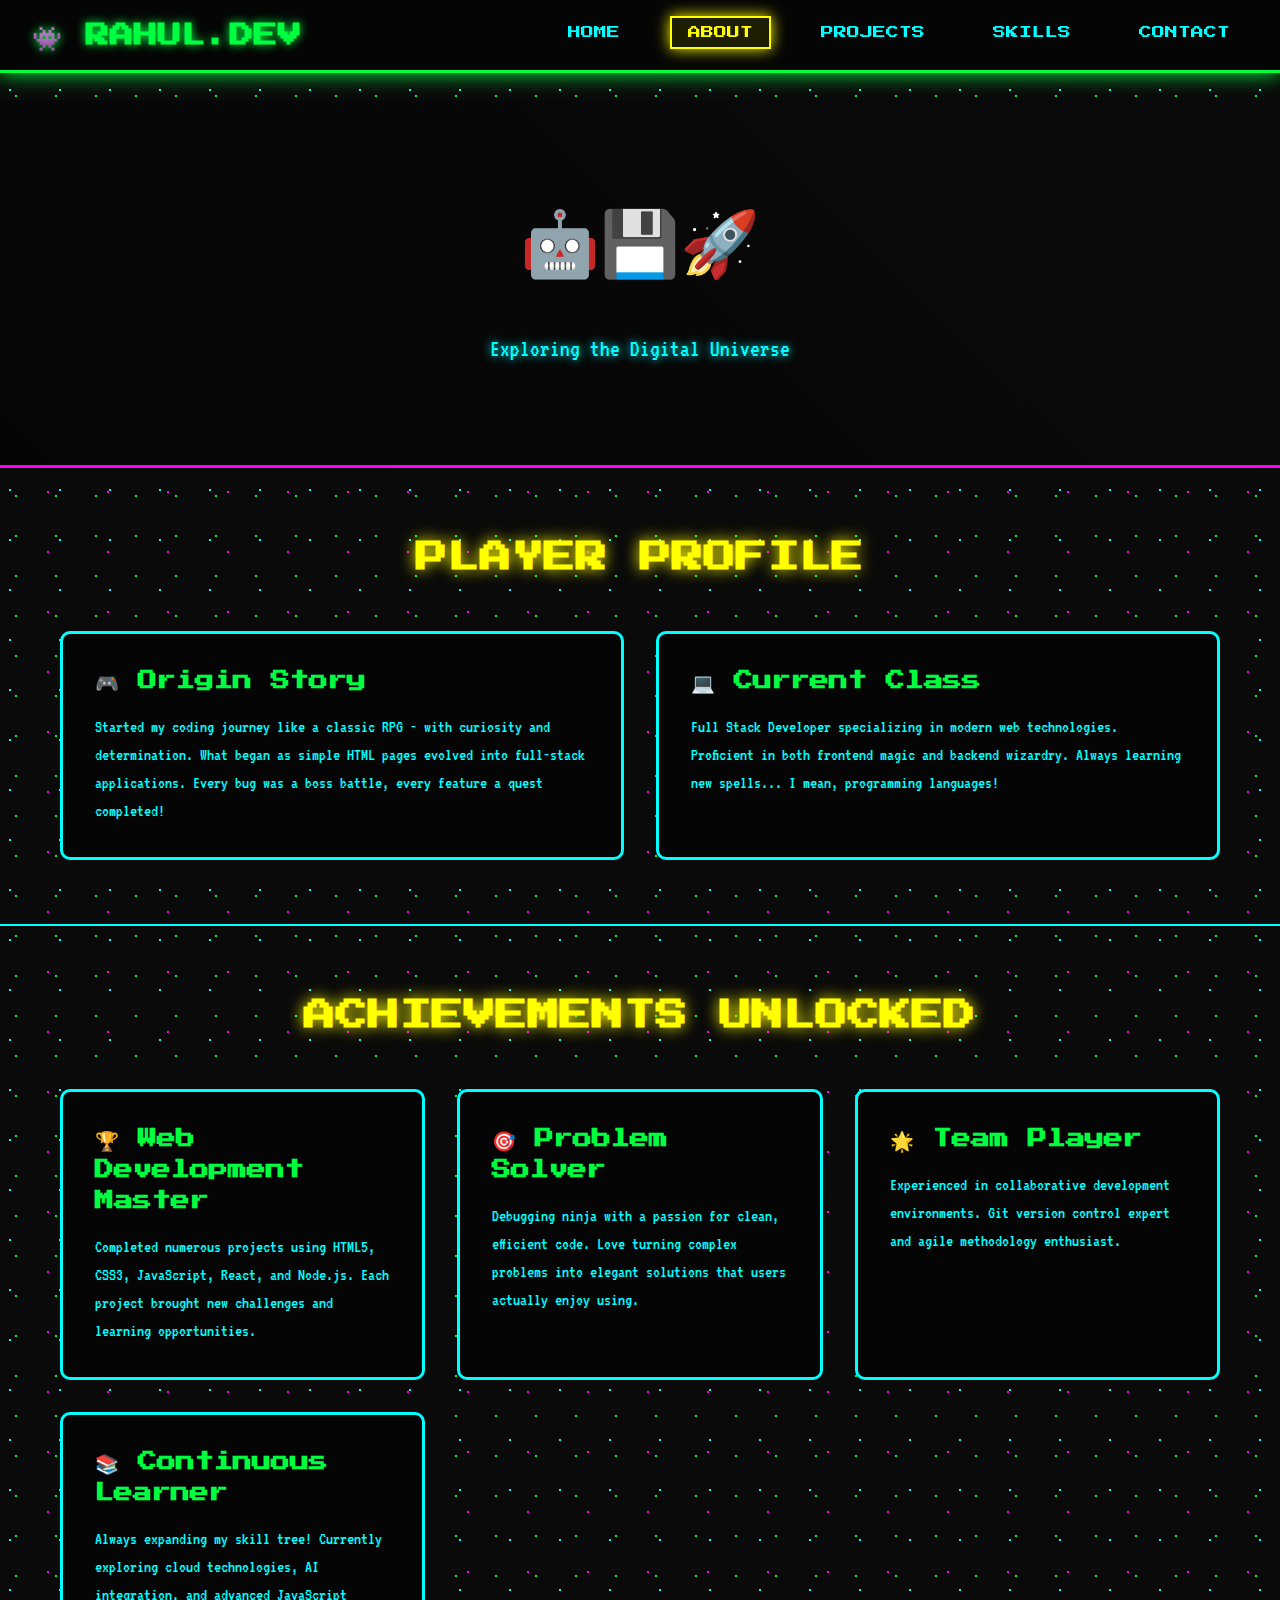
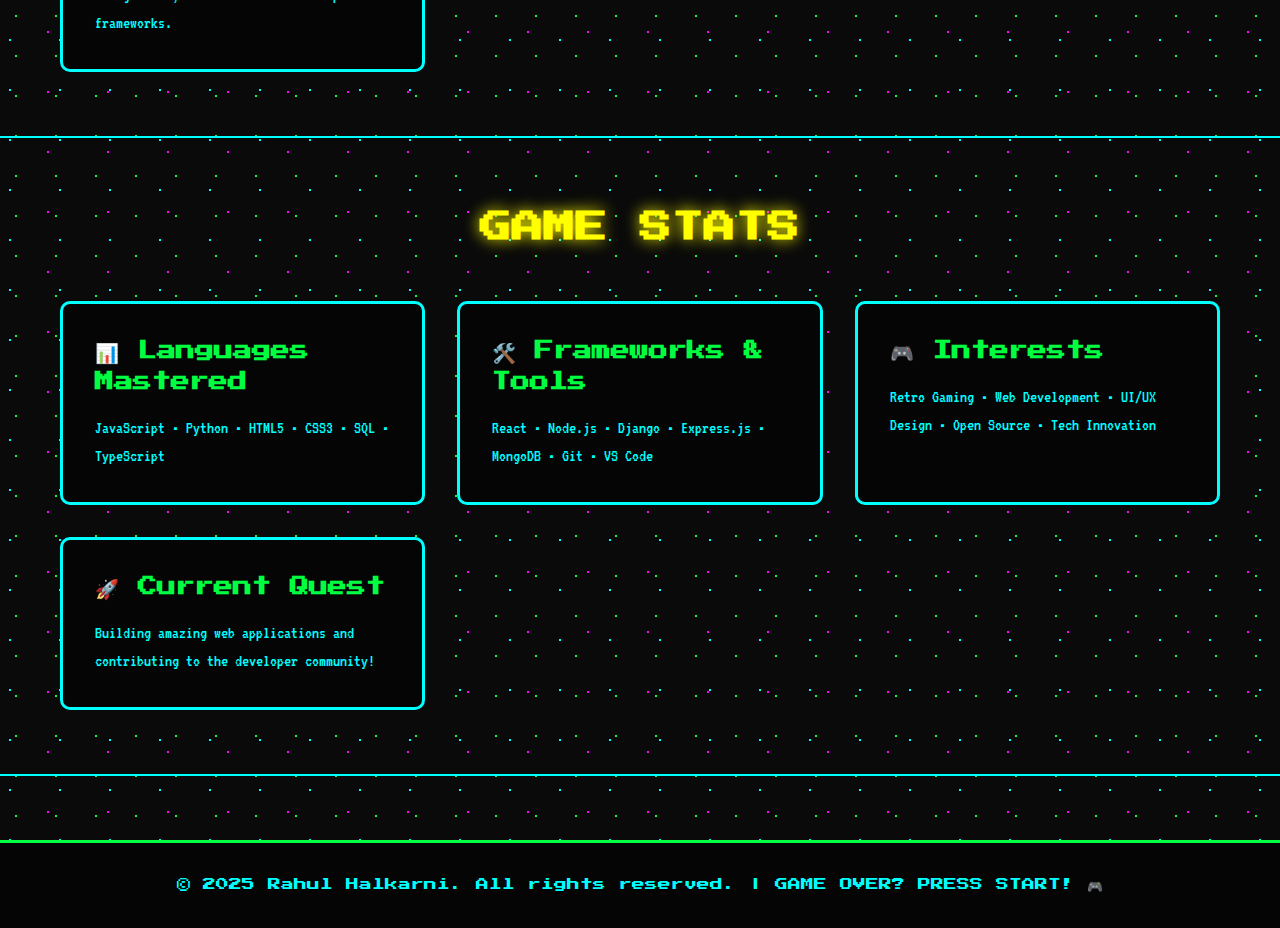
<file: about.html>
<!DOCTYPE html>
<html lang="en">
<head>
    <meta charset="UTF-8">
    <meta name="viewport" content="width=device-width, initial-scale=1.0">
    <title>About - Rahul's Retro Portfolio</title>
    <link rel="stylesheet" href="style.css">
    <link href="https://fonts.googleapis.com/css2?family=Press+Start+2P&family=VT323:wght@400&display=swap" rel="stylesheet">
</head>
<body>
    <header class="header">
        <nav class="navbar">
            <div class="logo">
                <h1>👾 RAHUL.DEV</h1>
            </div>
            <ul class="nav-menu">
                <li><a href="index.html" class="nav-link">HOME</a></li>
                <li><a href="about.html" class="nav-link active">ABOUT</a></li>
                <li><a href="projects.html" class="nav-link">PROJECTS</a></li>
                <li><a href="skills.html" class="nav-link">SKILLS</a></li>
                <li><a href="contact.html" class="nav-link">CONTACT</a></li>
            </ul>
        </nav>
    </header>

    <main class="main">
        <section class="hero">
            <div class="container">
                <div class="pixel-art">🤖💾🚀</div>
                <h1 class="hero-title">ABOUT ME</h1>
                <p class="hero-subtitle">Exploring the Digital Universe</p>
            </div>
        </section>

        <section class="section">
            <div class="container">
                <h2 class="section-title">PLAYER PROFILE</h2>
                <div class="grid">
                    <div class="card">
                        <h3>🎮 Origin Story</h3>
                        <p>Started my coding journey like a classic RPG - with curiosity and determination. What began as simple HTML pages evolved into full-stack applications. Every bug was a boss battle, every feature a quest completed!</p>
                    </div>
                    <div class="card">
                        <h3>💻 Current Class</h3>
                        <p>Full Stack Developer specializing in modern web technologies. Proficient in both frontend magic and backend wizardry. Always learning new spells... I mean, programming languages!</p>
                    </div>
                </div>
            </div>
        </section>

        <section class="section">
            <div class="container">
                <h2 class="section-title">ACHIEVEMENTS UNLOCKED</h2>
                <div class="grid">
                    <div class="card">
                        <h3>🏆 Web Development Master</h3>
                        <p>Completed numerous projects using HTML5, CSS3, JavaScript, React, and Node.js. Each project brought new challenges and learning opportunities.</p>
                    </div>
                    <div class="card">
                        <h3>🎯 Problem Solver</h3>
                        <p>Debugging ninja with a passion for clean, efficient code. Love turning complex problems into elegant solutions that users actually enjoy using.</p>
                    </div>
                    <div class="card">
                        <h3>🌟 Team Player</h3>
                        <p>Experienced in collaborative development environments. Git version control expert and agile methodology enthusiast.</p>
                    </div>
                    <div class="card">
                        <h3>📚 Continuous Learner</h3>
                        <p>Always expanding my skill tree! Currently exploring cloud technologies, AI integration, and advanced JavaScript frameworks.</p>
                    </div>
                </div>
            </div>
        </section>

        <section class="section">
            <div class="container">
                <h2 class="section-title">GAME STATS</h2>
                <div class="grid">
                    <div class="card">
                        <h3>📊 Languages Mastered</h3>
                        <p>JavaScript • Python • HTML5 • CSS3 • SQL • TypeScript</p>
                    </div>
                    <div class="card">
                        <h3>🛠️ Frameworks & Tools</h3>
                        <p>React • Node.js • Django • Express.js • MongoDB • Git • VS Code</p>
                    </div>
                    <div class="card">
                        <h3>🎮 Interests</h3>
                        <p>Retro Gaming • Web Development • UI/UX Design • Open Source • Tech Innovation</p>
                    </div>
                    <div class="card">
                        <h3>🚀 Current Quest</h3>
                        <p>Building amazing web applications and contributing to the developer community!</p>
                    </div>
                </div>
            </div>
        </section>
    </main>

    <footer class="footer">
        <div class="container">
            <p>&copy; 2025 Rahul Halkarni. All rights reserved. | GAME OVER? PRESS START! 🎮</p>
        </div>
    </footer>

    <script src="script.js"></script>
</body>
</html>
</file>
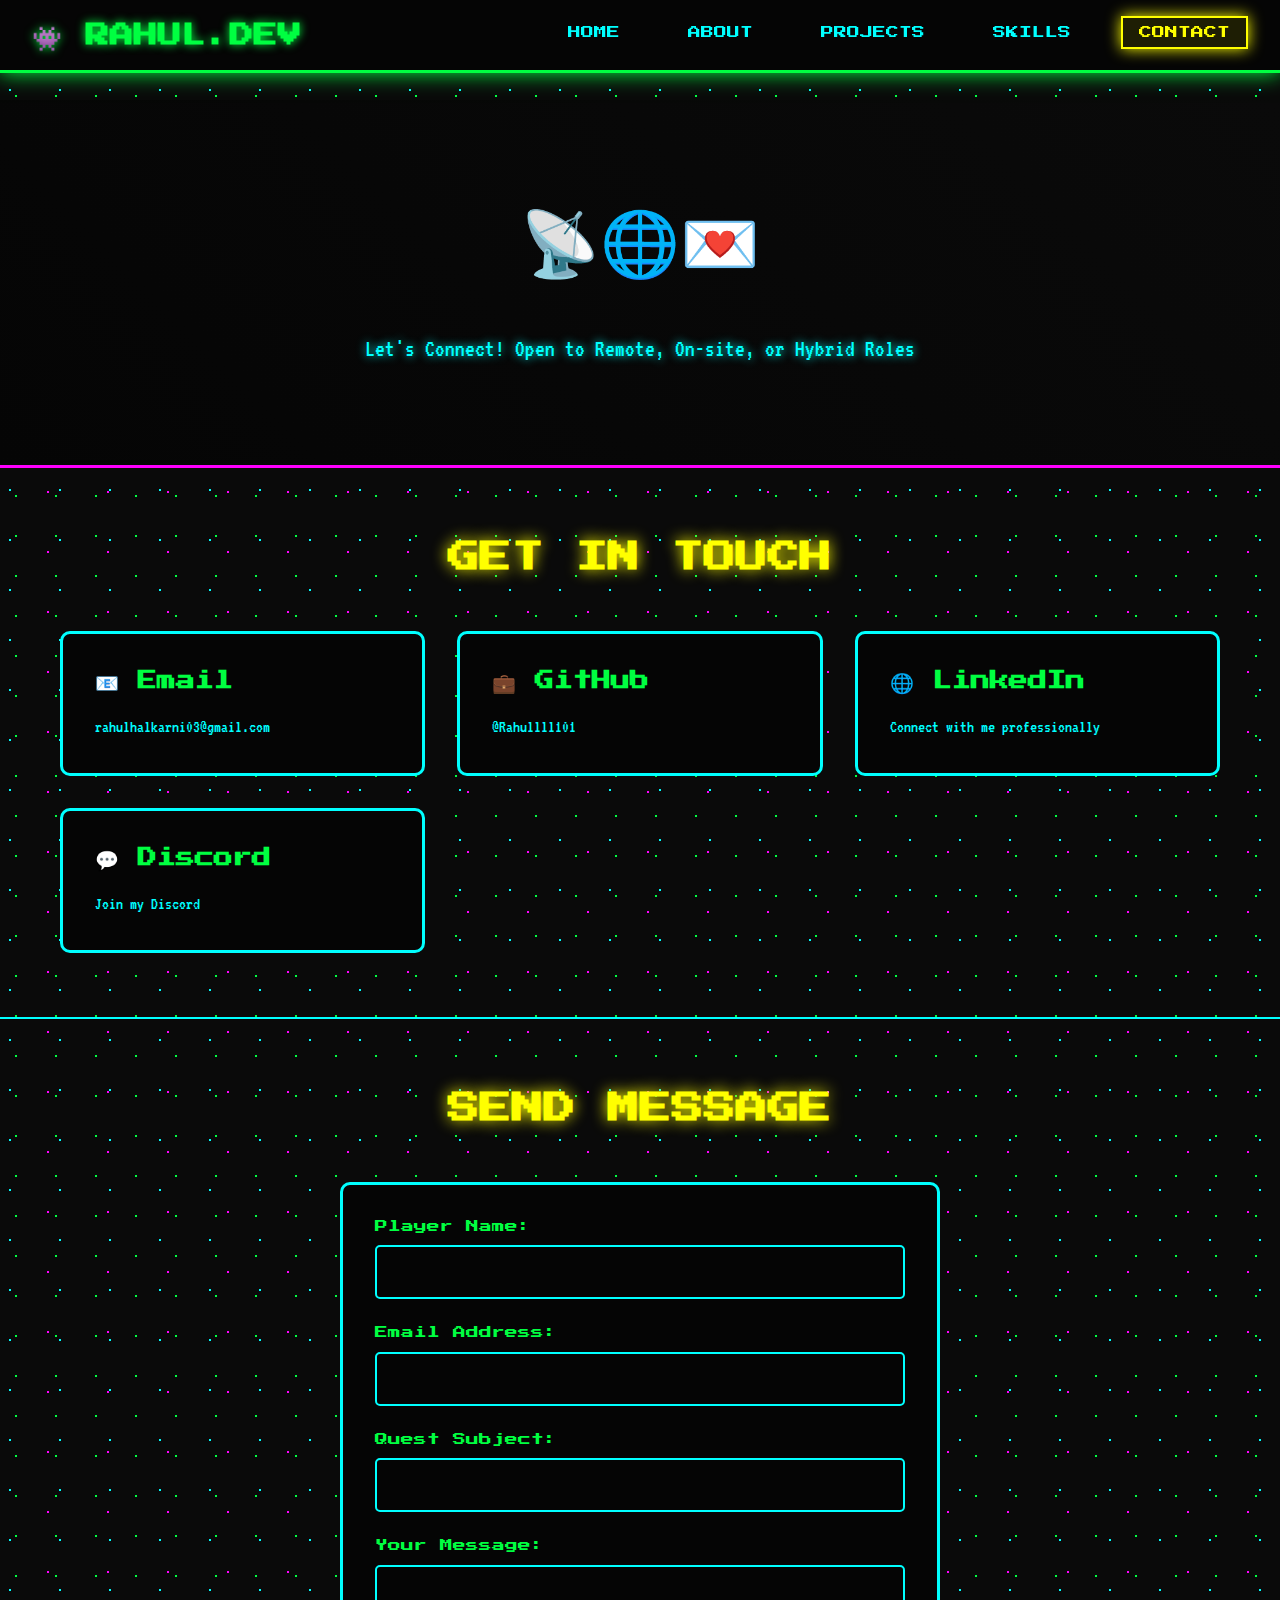
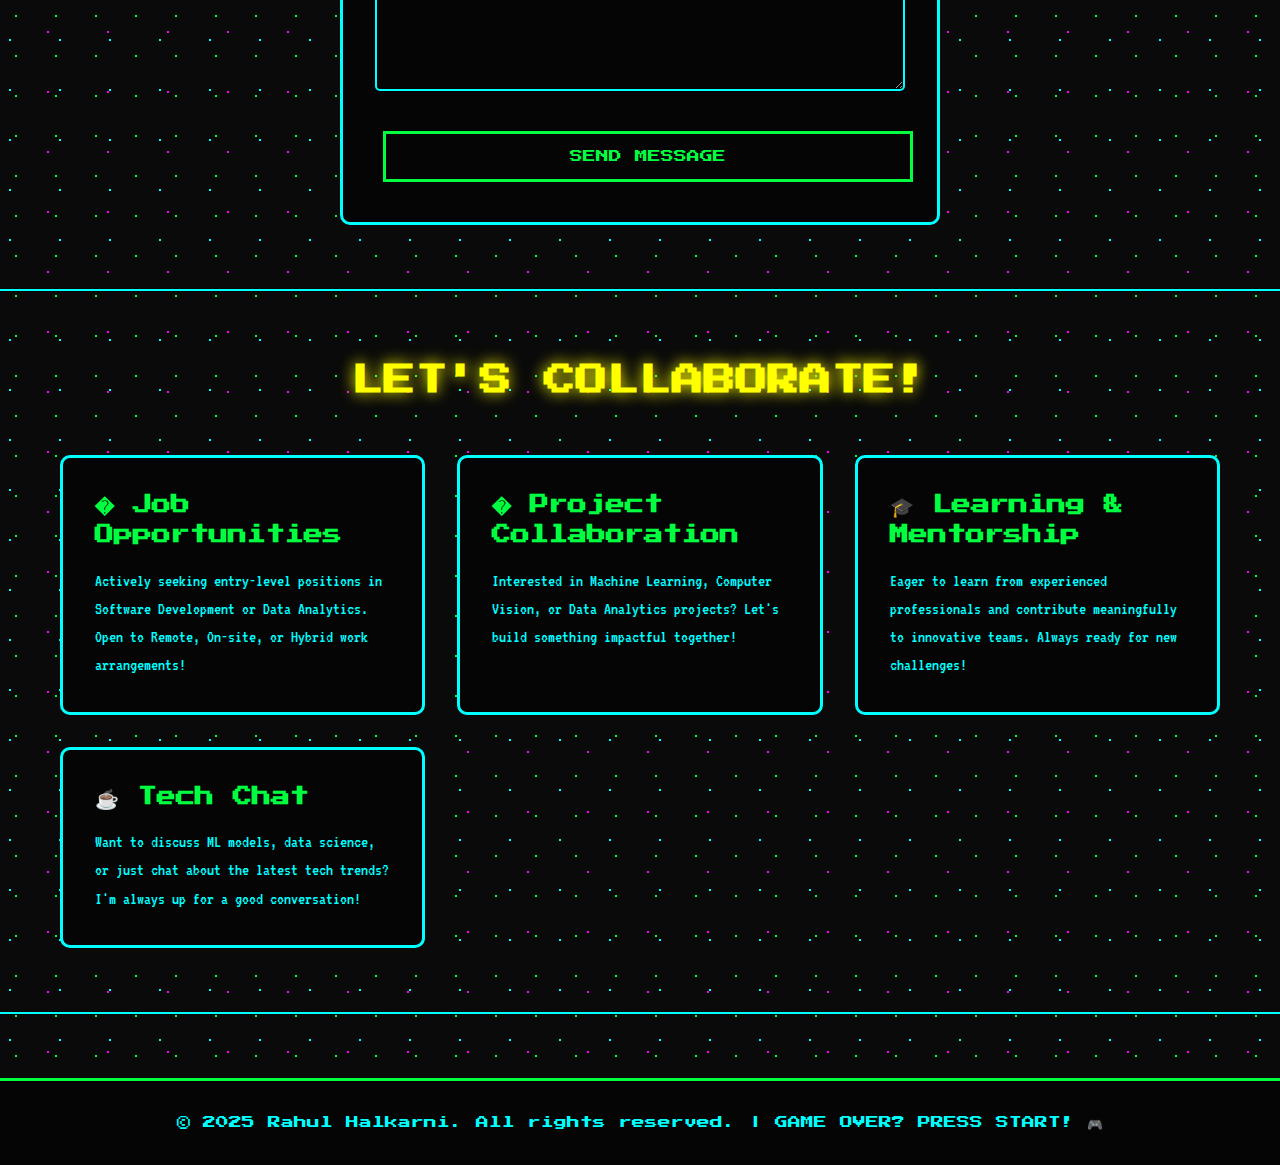
<file: contact.html>
<!DOCTYPE html>
<html lang="en">
<head>
    <meta charset="UTF-8">
    <meta name="viewport" content="width=device-width, initial-scale=1.0">
    <title>Contact - Rahul's Retro Portfolio</title>
    <link rel="stylesheet" href="style.css">
    <link href="https://fonts.googleapis.com/css2?family=Press+Start+2P&family=VT323:wght@400&display=swap" rel="stylesheet">
</head>
<body>
    <header class="header">
        <nav class="navbar">
            <div class="logo">
                <h1>👾 RAHUL.DEV</h1>
            </div>
            <ul class="nav-menu">
                <li><a href="index.html" class="nav-link">HOME</a></li>
                <li><a href="about.html" class="nav-link">ABOUT</a></li>
                <li><a href="projects.html" class="nav-link">PROJECTS</a></li>
                <li><a href="skills.html" class="nav-link">SKILLS</a></li>
                <li><a href="contact.html" class="nav-link active">CONTACT</a></li>
            </ul>
        </nav>
    </header>

    <main class="main">
        <section class="hero">
            <div class="container">
                <div class="pixel-art">📡🌐💌</div>
                <h1 class="hero-title">CONTACT ME</h1>
                <p class="hero-subtitle">Let's Connect! Open to Remote, On-site, or Hybrid Roles</p>
            </div>
        </section>

        <section class="section">
            <div class="container">
                <h2 class="section-title">GET IN TOUCH</h2>
                <div class="grid">
                    <div class="card">
                        <h3>📧 Email</h3>
                        <p><a href="mailto:rahulhalkarni03@gmail.com" style="color: var(--neon-blue); text-decoration: none;">rahulhalkarni03@gmail.com</a></p>
                    </div>
                    <div class="card">
                        <h3>💼 GitHub</h3>
                        <p><a href="https://github.com/Rahullll101" target="_blank" style="color: var(--neon-blue); text-decoration: none;">@Rahullll101</a></p>
                    </div>
                    <div class="card">
                        <h3>🌐 LinkedIn</h3>
                        <p><a href="https://linkedin.com/in/rahul-h-7a3456225" target="_blank" style="color: var(--neon-blue); text-decoration: none;">Connect with me professionally</a></p>
                    </div>
                    <div class="card">
                        <h3>💬 Discord</h3>
                        <p><a href="https://discord.gg/wDZpYTGU" target="_blank" style="color: var(--neon-blue); text-decoration: none;">Join my Discord</a></p>
                    </div>
                </div>
            </div>
        </section>

        <section class="section">
            <div class="container">
                <h2 class="section-title">SEND MESSAGE</h2>
                <div class="card" style="max-width: 600px; margin: 0 auto;">
                    <!-- Method 1: Simple HTML form (guaranteed to work) -->
                    <form action="https://formsubmit.co/rahulhalkarni03@gmail.com" method="POST">
                        <!-- Formsubmit configuration -->
                        <input type="hidden" name="_next" value="https://rahullll101.github.io/contact.html?sent=true">
                        <input type="hidden" name="_subject" value="New message from Portfolio!">
                        <input type="hidden" name="_captcha" value="false">
                        
                        <div class="form-group">
                            <label for="name">Player Name:</label>
                            <input type="text" id="name" name="name" required>
                        </div>
                        <div class="form-group">
                            <label for="email">Email Address:</label>
                            <input type="email" id="email" name="email" required>
                        </div>
                        <div class="form-group">
                            <label for="subject">Quest Subject:</label>
                            <input type="text" id="subject" name="subject" required>
                        </div>
                        <div class="form-group">
                            <label for="message">Your Message:</label>
                            <textarea id="message" name="message" rows="5" required></textarea>
                        </div>
                        <button type="submit" class="btn btn-primary" style="width: 100%;">SEND MESSAGE</button>
                    </form>
                    
                    <!-- JavaScript enhanced form (backup) -->
                    <form id="contactForm" style="display: none;">
                        <div class="form-group">
                            <label for="js-name">Player Name:</label>
                            <input type="text" id="js-name" name="name" required>
                        </div>
                        <div class="form-group">
                            <label for="js-email">Email Address:</label>
                            <input type="email" id="js-email" name="email" required>
                        </div>
                        <div class="form-group">
                            <label for="js-subject">Quest Subject:</label>
                            <input type="text" id="js-subject" name="subject" required>
                        </div>
                        <div class="form-group">
                            <label for="js-message">Your Message:</label>
                            <textarea id="js-message" name="message" rows="5" required></textarea>
                        </div>
                        <button type="submit" class="btn btn-primary" style="width: 100%;">SEND MESSAGE</button>
                    </form>
                </div>
            </div>
        </section>

        <section class="section">
            <div class="container">
                <h2 class="section-title">LET'S COLLABORATE!</h2>
                <div class="grid">
                    <div class="card">
                        <h3>� Job Opportunities</h3>
                        <p>Actively seeking entry-level positions in Software Development or Data Analytics. Open to Remote, On-site, or Hybrid work arrangements!</p>
                    </div>
                    <div class="card">
                        <h3>� Project Collaboration</h3>
                        <p>Interested in Machine Learning, Computer Vision, or Data Analytics projects? Let's build something impactful together!</p>
                    </div>
                    <div class="card">
                        <h3>🎓 Learning & Mentorship</h3>
                        <p>Eager to learn from experienced professionals and contribute meaningfully to innovative teams. Always ready for new challenges!</p>
                    </div>
                    <div class="card">
                        <h3>☕ Tech Chat</h3>
                        <p>Want to discuss ML models, data science, or just chat about the latest tech trends? I'm always up for a good conversation!</p>
                    </div>
                </div>
            </div>
        </section>
    </main>

    <footer class="footer">
        <div class="container">
            <p>&copy; 2025 Rahul Halkarni. All rights reserved. | GAME OVER? PRESS START! 🎮</p>
        </div>
    </footer>

    <script src="script.js"></script>
</body>
</html>
</file>
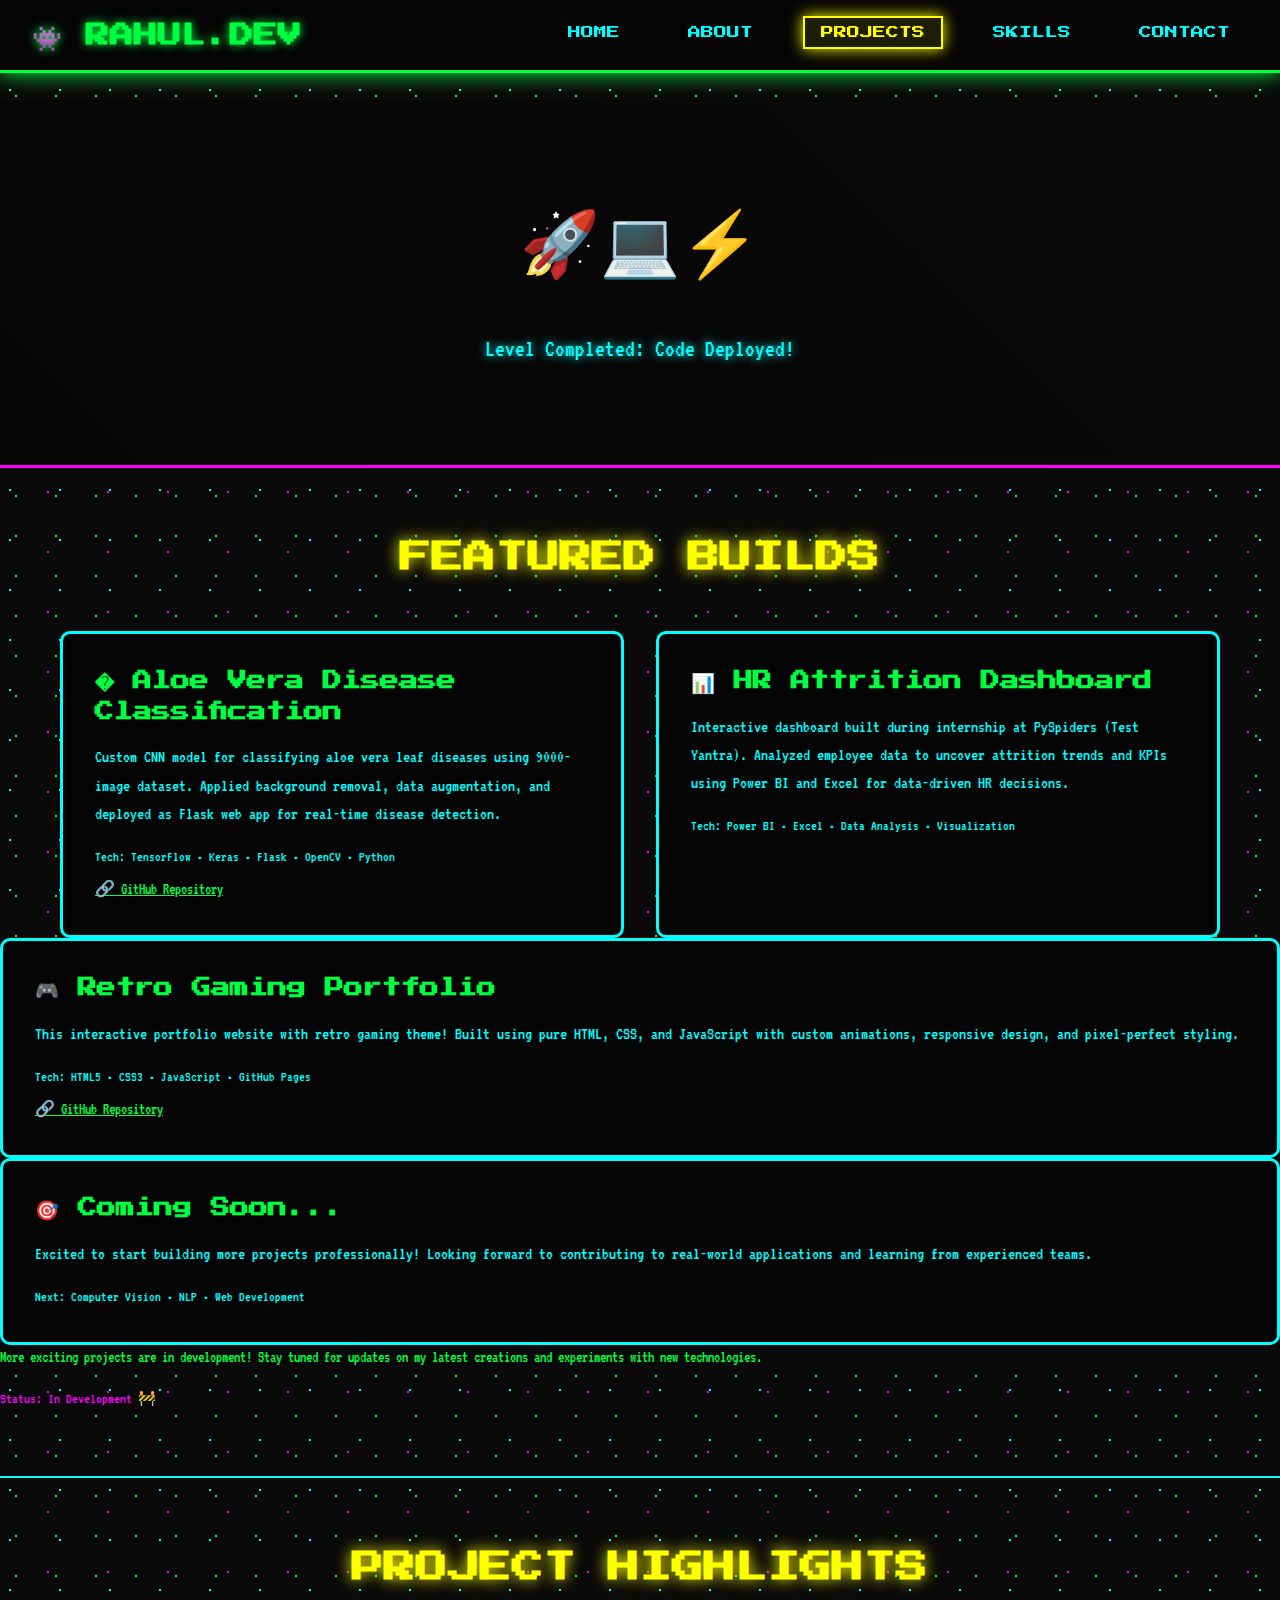
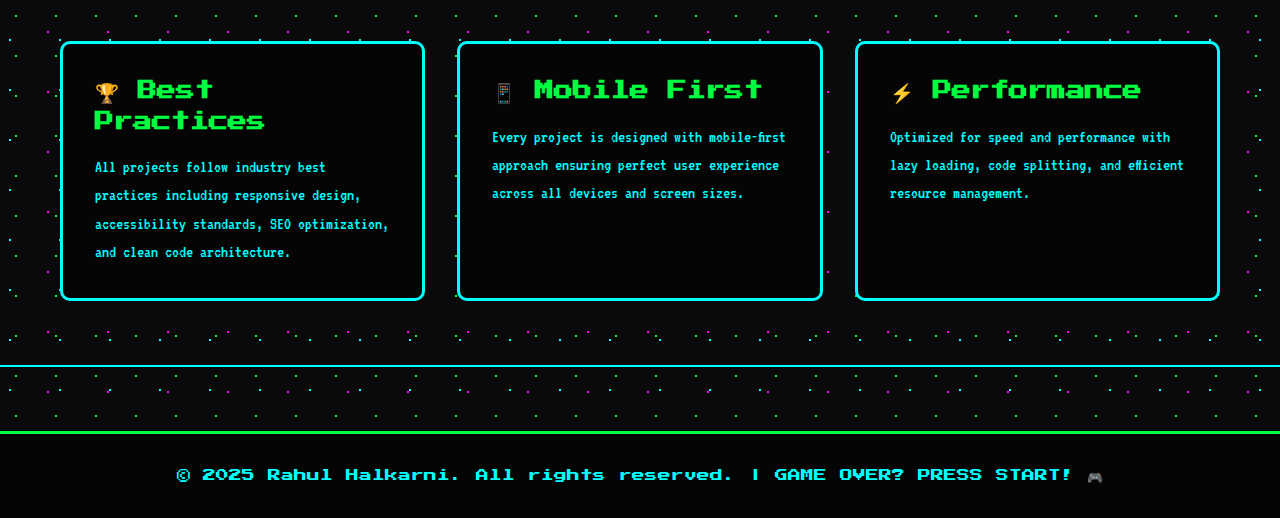
<file: projects.html>
<!DOCTYPE html>
<html lang="en">
<head>
    <meta charset="UTF-8">
    <meta name="viewport" content="width=device-width, initial-scale=1.0">
    <title>Projects - Rahul's Retro Portfolio</title>
    <link rel="stylesheet" href="style.css">
    <link href="https://fonts.googleapis.com/css2?family=Press+Start+2P&family=VT323:wght@400&display=swap" rel="stylesheet">
</head>
<body>
    <header class="header">
        <nav class="navbar">
            <div class="logo">
                <h1>👾 RAHUL.DEV</h1>
            </div>
            <ul class="nav-menu">
                <li><a href="index.html" class="nav-link">HOME</a></li>
                <li><a href="about.html" class="nav-link">ABOUT</a></li>
                <li><a href="projects.html" class="nav-link active">PROJECTS</a></li>
                <li><a href="skills.html" class="nav-link">SKILLS</a></li>
                <li><a href="contact.html" class="nav-link">CONTACT</a></li>
            </ul>
        </nav>
    </header>

    <main class="main">
        <section class="hero">
            <div class="container">
                <div class="pixel-art">🚀💻⚡</div>
                <h1 class="hero-title">MY PROJECTS</h1>
                <p class="hero-subtitle">Level Completed: Code Deployed!</p>
            </div>
        </section>

        <section class="section">
            <div class="container">
                <h2 class="section-title">FEATURED BUILDS</h2>
                <div class="grid">
                    <div class="card">
                        <h3>� Aloe Vera Disease Classification</h3>
                        <p>Custom CNN model for classifying aloe vera leaf diseases using 9000-image dataset. Applied background removal, data augmentation, and deployed as Flask web app for real-time disease detection.</p>
                        <div style="margin-top: 1rem;">
                            <span style="color: var(--neon-blue); font-size: 0.9rem;">Tech: TensorFlow • Keras • Flask • OpenCV • Python</span>
                        </div>
                        <div style="margin-top: 0.5rem;">
                            <a href="https://github.com/Rahullll101/Aloe-Vera-Disease-Detection" target="_blank" style="color: var(--neon-green);">🔗 GitHub Repository</a>
                        </div>
                    </div>
                    <div class="card">
                        <h3>📊 HR Attrition Dashboard</h3>
                        <p>Interactive dashboard built during internship at PySpiders (Test Yantra). Analyzed employee data to uncover attrition trends and KPIs using Power BI and Excel for data-driven HR decisions.</p>
                        <div style="margin-top: 1rem;">
                            <span style="color: var(--neon-blue); font-size: 0.9rem;">Tech: Power BI • Excel • Data Analysis • Visualization</span>
                        </div>
                    </div>
                        </div>
                    </div>
                    <div class="card">
                        <h3>🎮 Retro Gaming Portfolio</h3>
                        <p>This interactive portfolio website with retro gaming theme! Built using pure HTML, CSS, and JavaScript with custom animations, responsive design, and pixel-perfect styling.</p>
                        <div style="margin-top: 1rem;">
                            <span style="color: var(--neon-blue); font-size: 0.9rem;">Tech: HTML5 • CSS3 • JavaScript • GitHub Pages</span>
                        </div>
                        <div style="margin-top: 0.5rem;">
                            <a href="https://github.com/Rahullll101/Rahullll101.github.io" target="_blank" style="color: var(--neon-green);">🔗 GitHub Repository</a>
                        </div>
                    </div>
                    <div class="card">
                        <h3>🎯 Coming Soon...</h3>
                        <p>Excited to start building more projects professionally! Looking forward to contributing to real-world applications and learning from experienced teams.</p>
                        <div style="margin-top: 1rem;">
                            <span style="color: var(--neon-blue); font-size: 0.9rem;">Next: Computer Vision • NLP • Web Development</span>
                        </div>
                    </div>
                        <p>More exciting projects are in development! Stay tuned for updates on my latest creations and experiments with new technologies.</p>
                        <div style="margin-top: 1rem;">
                            <span style="color: var(--neon-pink); font-size: 0.9rem;">Status: In Development 🚧</span>
                        </div>
                    </div>
                </div>
            </div>
        </section>

        <section class="section">
            <div class="container">
                <h2 class="section-title">PROJECT HIGHLIGHTS</h2>
                <div class="grid">
                    <div class="card">
                        <h3>🏆 Best Practices</h3>
                        <p>All projects follow industry best practices including responsive design, accessibility standards, SEO optimization, and clean code architecture.</p>
                    </div>
                    <div class="card">
                        <h3>📱 Mobile First</h3>
                        <p>Every project is designed with mobile-first approach ensuring perfect user experience across all devices and screen sizes.</p>
                    </div>
                    <div class="card">
                        <h3>⚡ Performance</h3>
                        <p>Optimized for speed and performance with lazy loading, code splitting, and efficient resource management.</p>
                    </div>
                </div>
            </div>
        </section>
    </main>

    <footer class="footer">
        <div class="container">
            <p>&copy; 2025 Rahul Halkarni. All rights reserved. | GAME OVER? PRESS START! 🎮</p>
        </div>
    </footer>

    <script src="script.js"></script>
</body>
</html>
</file>
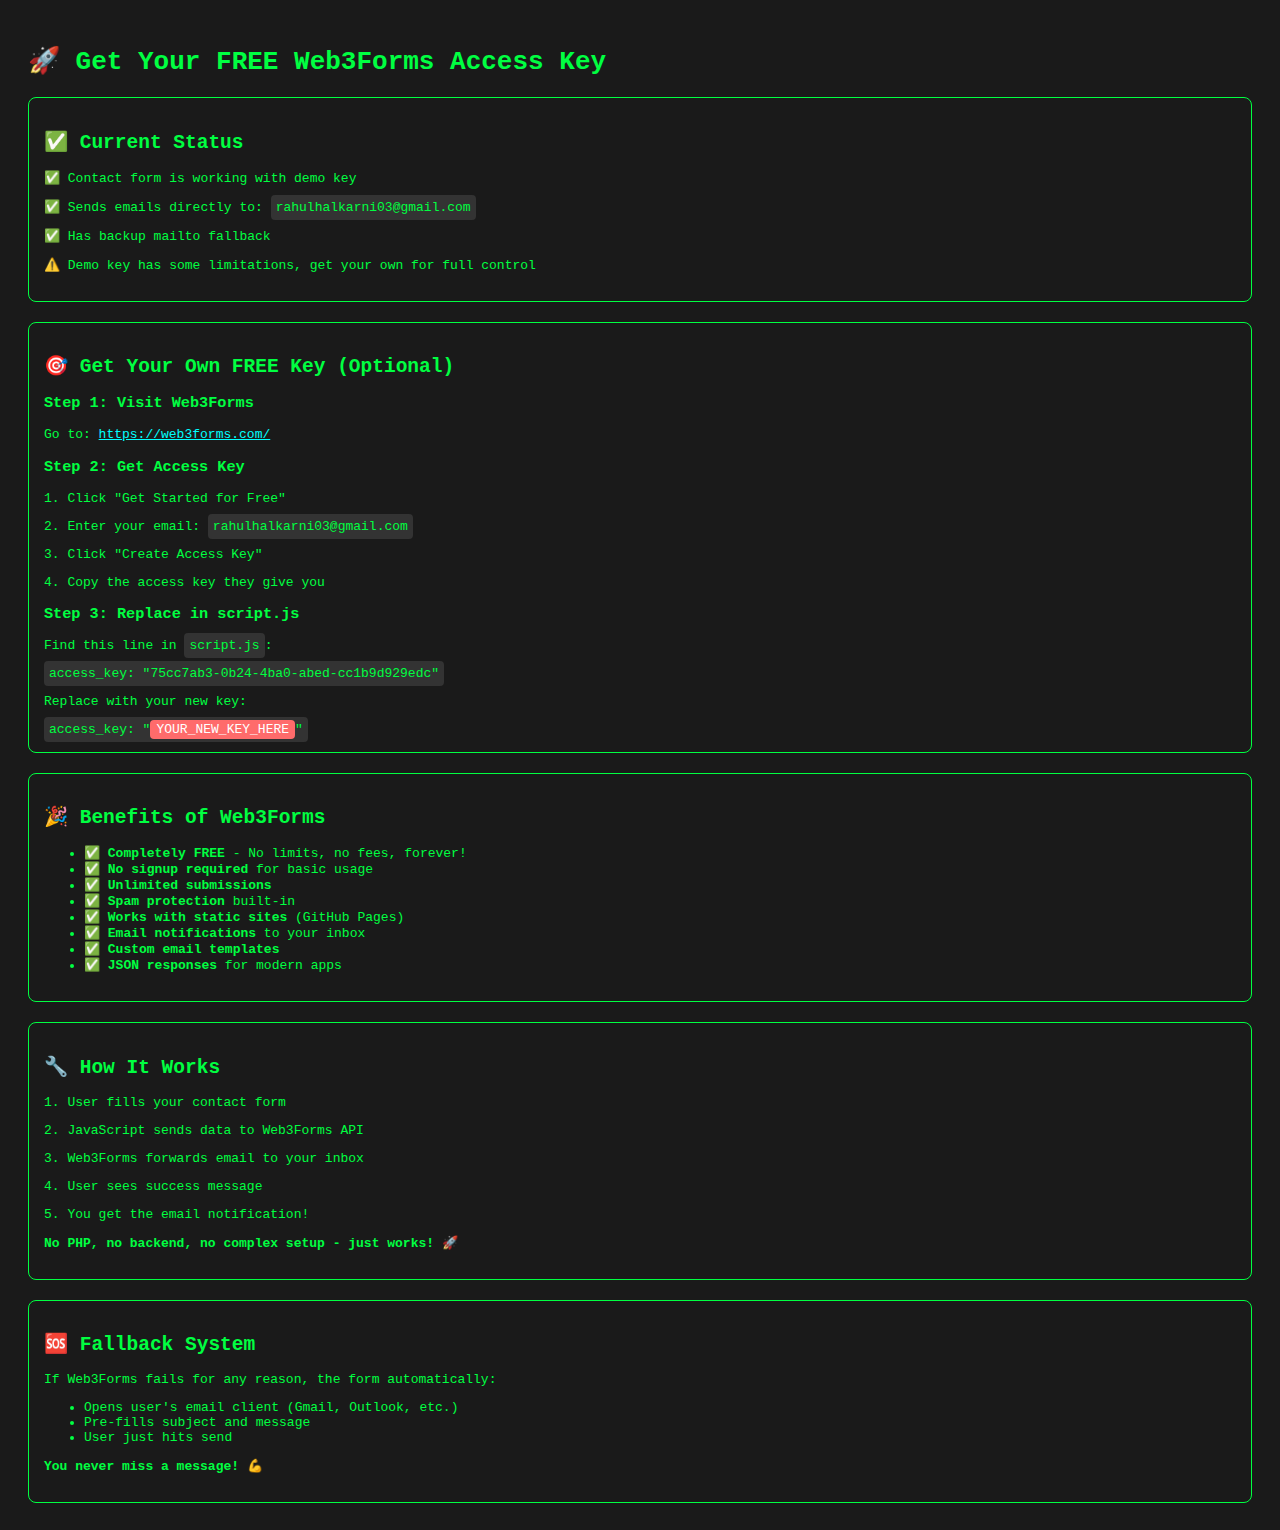
<file: setup-contact-form.html>
<!DOCTYPE html>
<html lang="en">
<head>
    <meta charset="UTF-8">
    <meta name="viewport" content="width=device-width, initial-scale=1.0">
    <title>Get Your FREE Web3Forms Key</title>
    <style>
        body { font-family: monospace; padding: 20px; background: #1a1a1a; color: #00ff41; }
        .step { margin: 20px 0; padding: 15px; border: 1px solid #00ff41; border-radius: 8px; }
        code { background: #333; padding: 5px; border-radius: 4px; }
        .highlight { background: #ff6b6b; color: white; padding: 2px 6px; border-radius: 4px; }
        a { color: #00ffff; }
    </style>
</head>
<body>
    <h1>🚀 Get Your FREE Web3Forms Access Key</h1>
    
    <div class="step">
        <h2>✅ Current Status</h2>
        <p>✅ Contact form is working with demo key</p>
        <p>✅ Sends emails directly to: <code>rahulhalkarni03@gmail.com</code></p>
        <p>✅ Has backup mailto fallback</p>
        <p>⚠️ Demo key has some limitations, get your own for full control</p>
    </div>
    
    <div class="step">
        <h2>🎯 Get Your Own FREE Key (Optional)</h2>
        <h3>Step 1: Visit Web3Forms</h3>
        <p>Go to: <a href="https://web3forms.com/" target="_blank">https://web3forms.com/</a></p>
        
        <h3>Step 2: Get Access Key</h3>
        <p>1. Click "Get Started for Free"</p>
        <p>2. Enter your email: <code>rahulhalkarni03@gmail.com</code></p>
        <p>3. Click "Create Access Key"</p>
        <p>4. Copy the access key they give you</p>
        
        <h3>Step 3: Replace in script.js</h3>
        <p>Find this line in <code>script.js</code>:</p>
        <code>access_key: "75cc7ab3-0b24-4ba0-abed-cc1b9d929edc"</code>
        <p>Replace with your new key:</p>
        <code>access_key: "<span class="highlight">YOUR_NEW_KEY_HERE</span>"</code>
    </div>
    
    <div class="step">
        <h2>🎉 Benefits of Web3Forms</h2>
        <ul>
            <li>✅ <strong>Completely FREE</strong> - No limits, no fees, forever!</li>
            <li>✅ <strong>No signup required</strong> for basic usage</li>
            <li>✅ <strong>Unlimited submissions</strong></li>
            <li>✅ <strong>Spam protection</strong> built-in</li>
            <li>✅ <strong>Works with static sites</strong> (GitHub Pages)</li>
            <li>✅ <strong>Email notifications</strong> to your inbox</li>
            <li>✅ <strong>Custom email templates</strong></li>
            <li>✅ <strong>JSON responses</strong> for modern apps</li>
        </ul>
    </div>
    
    <div class="step">
        <h2>🔧 How It Works</h2>
        <p>1. User fills your contact form</p>
        <p>2. JavaScript sends data to Web3Forms API</p>
        <p>3. Web3Forms forwards email to your inbox</p>
        <p>4. User sees success message</p>
        <p>5. You get the email notification!</p>
        
        <p><strong>No PHP, no backend, no complex setup - just works! 🚀</strong></p>
    </div>
    
    <div class="step">
        <h2>🆘 Fallback System</h2>
        <p>If Web3Forms fails for any reason, the form automatically:</p>
        <ul>
            <li>Opens user's email client (Gmail, Outlook, etc.)</li>
            <li>Pre-fills subject and message</li>
            <li>User just hits send</li>
        </ul>
        <p><strong>You never miss a message! 💪</strong></p>
    </div>
</body>
</html>
</file>
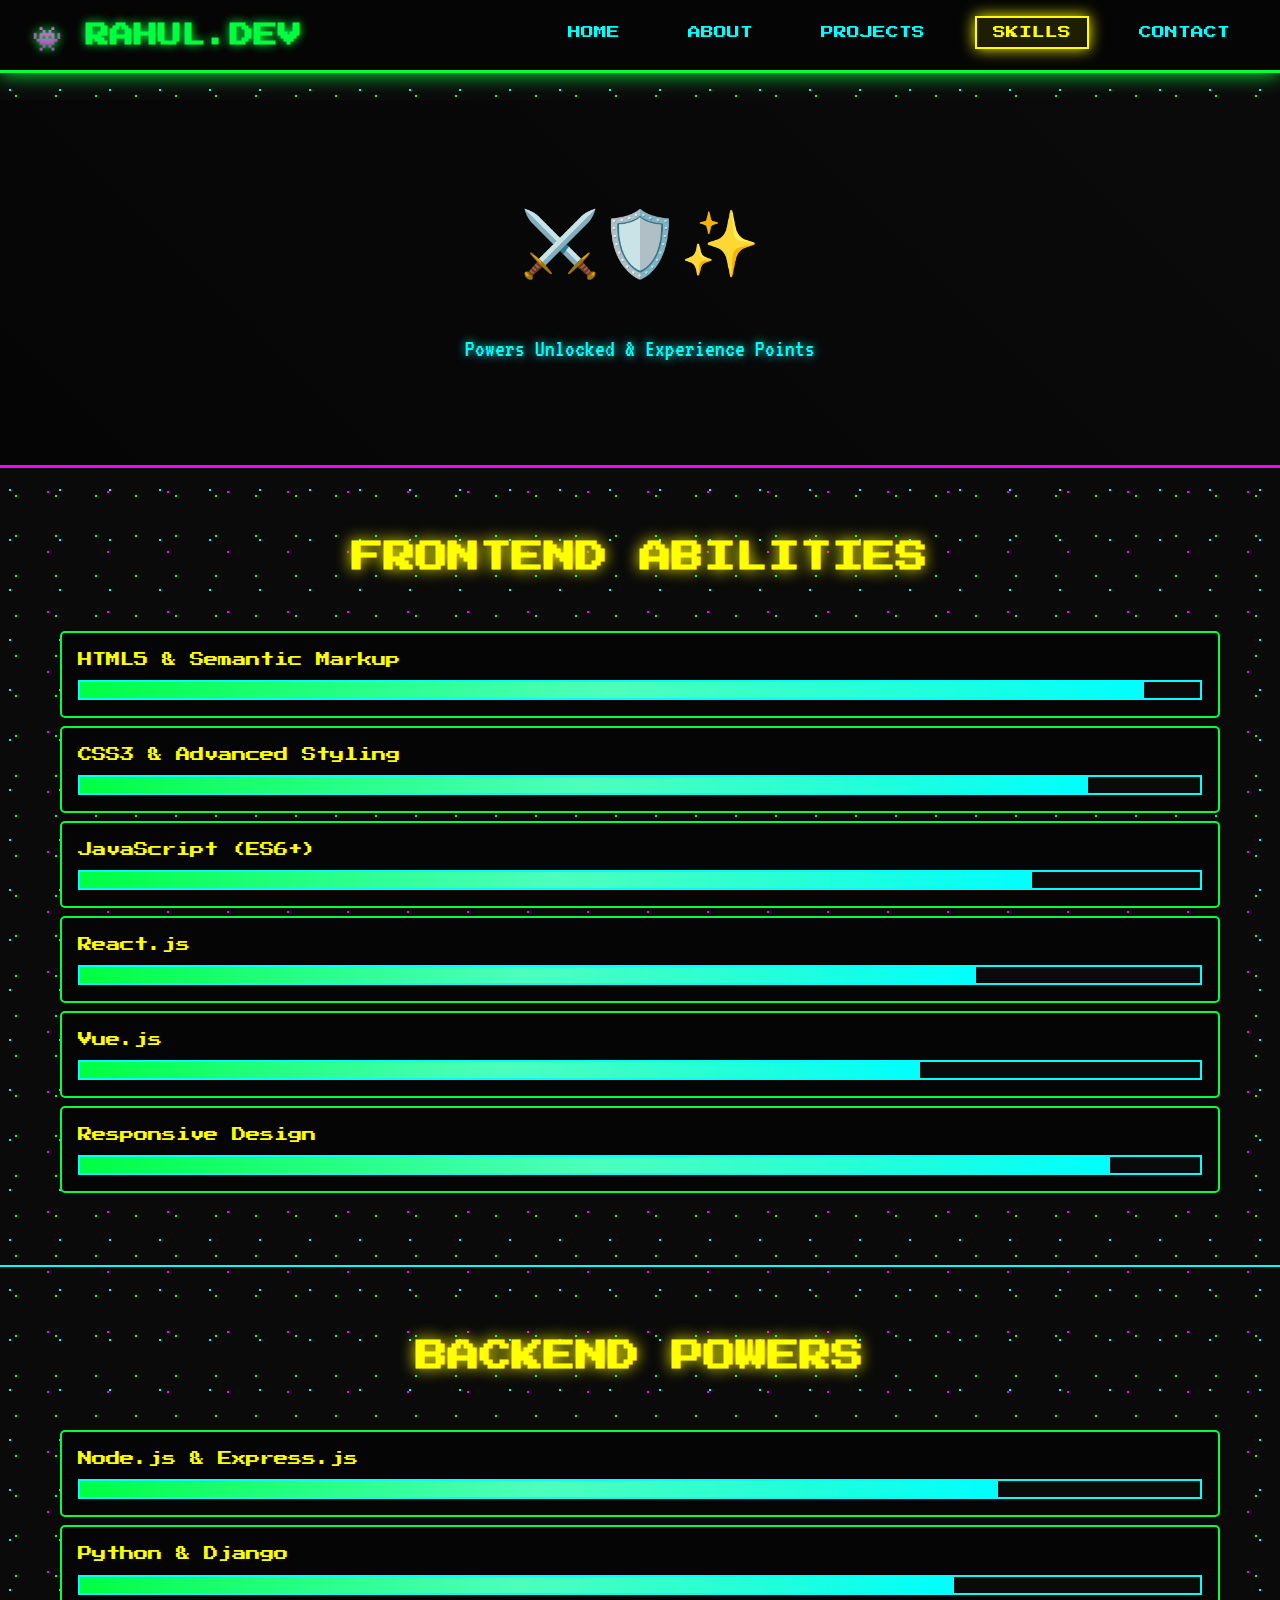
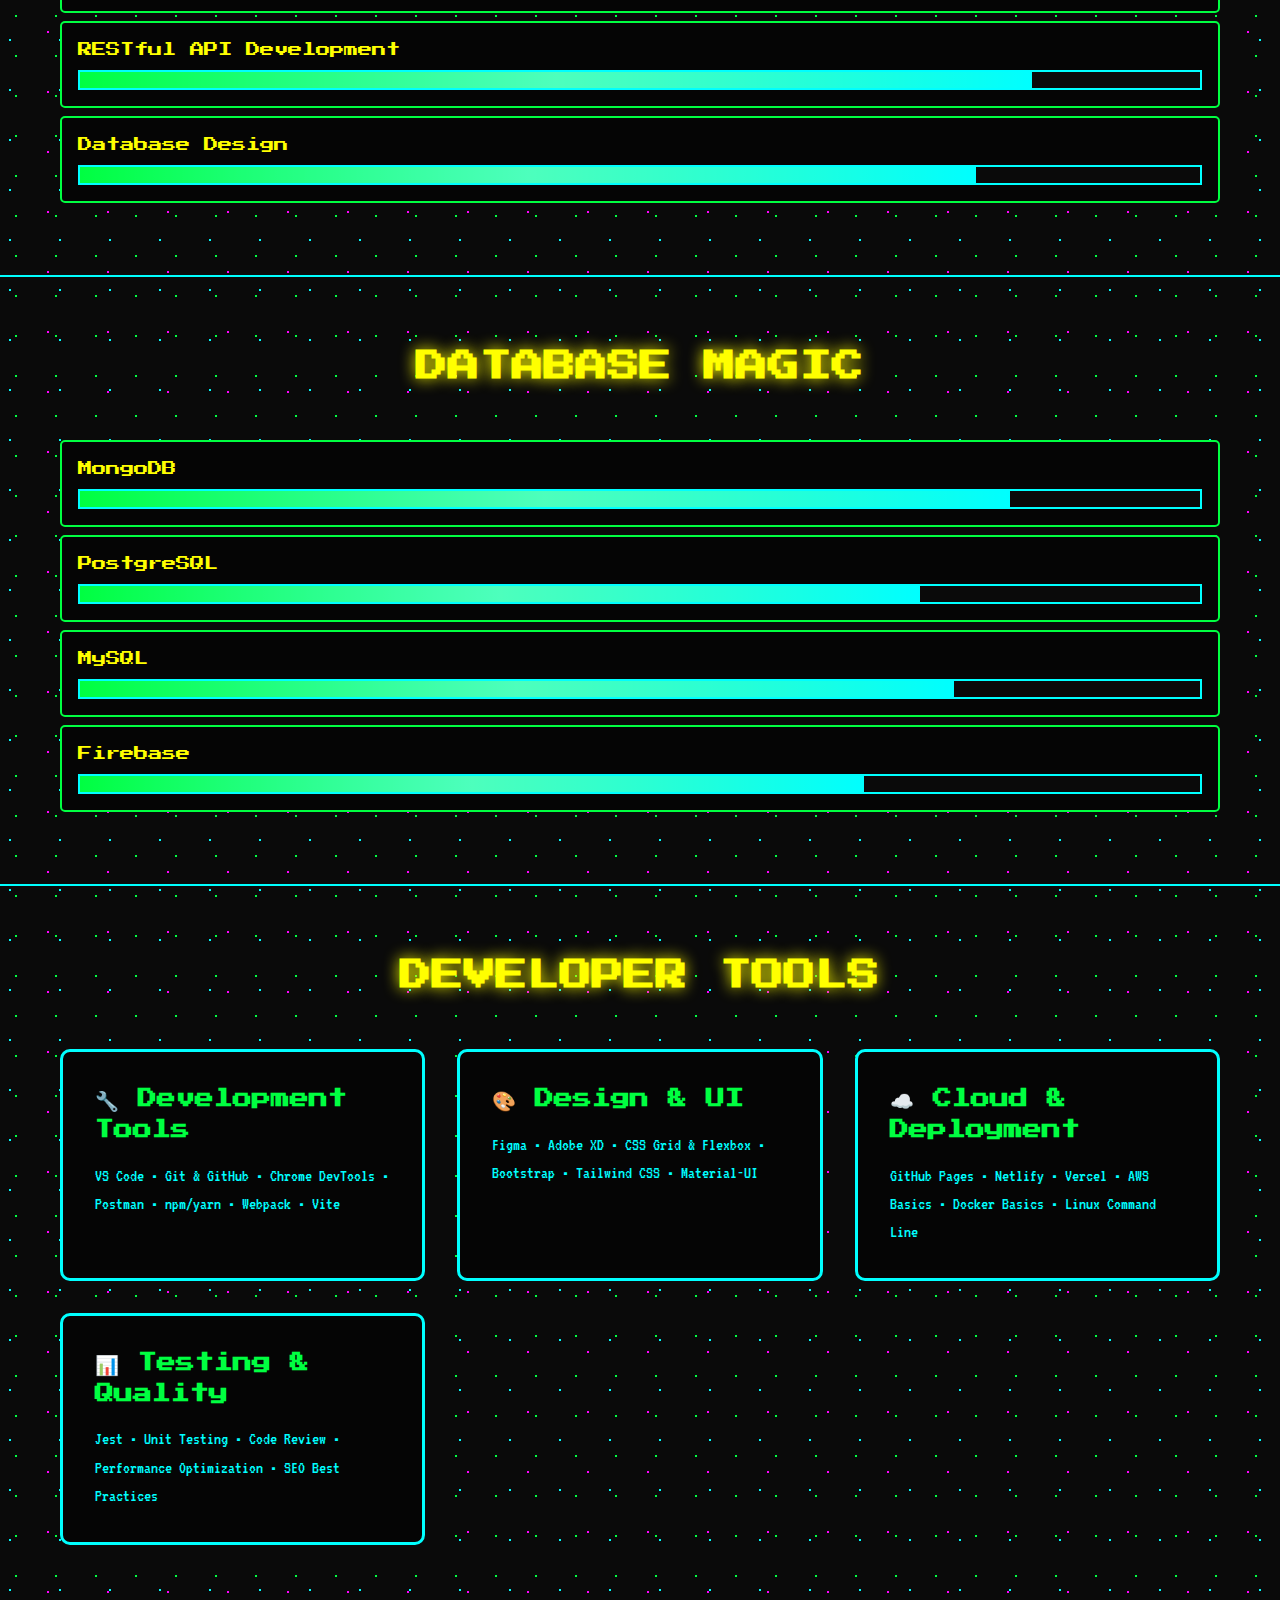
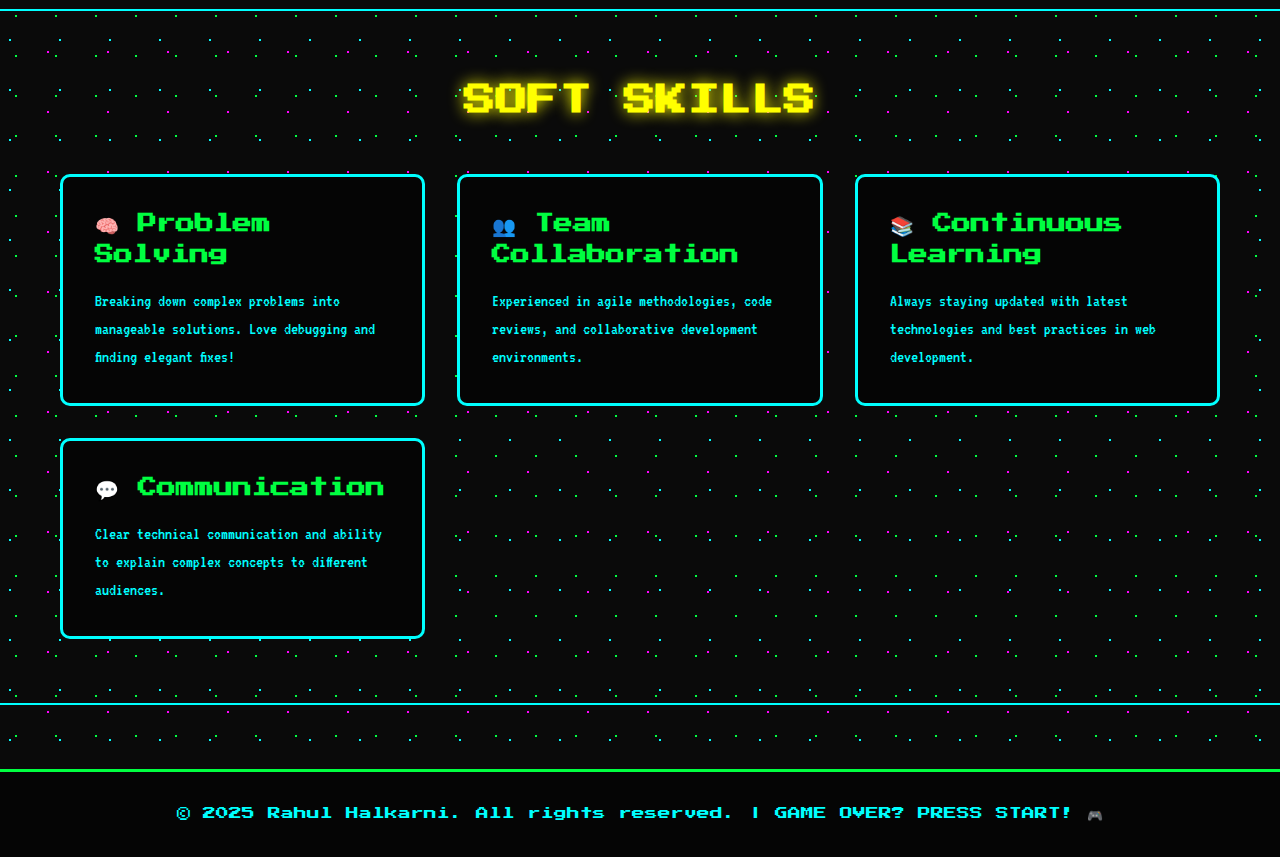
<file: skills.html>
<!DOCTYPE html>
<html lang="en">
<head>
    <meta charset="UTF-8">
    <meta name="viewport" content="width=device-width, initial-scale=1.0">
    <title>Skills - Rahul's Retro Portfolio</title>
    <link rel="stylesheet" href="style.css">
    <link href="https://fonts.googleapis.com/css2?family=Press+Start+2P&family=VT323:wght@400&display=swap" rel="stylesheet">
</head>
<body>
    <header class="header">
        <nav class="navbar">
            <div class="logo">
                <h1>👾 RAHUL.DEV</h1>
            </div>
            <ul class="nav-menu">
                <li><a href="index.html" class="nav-link">HOME</a></li>
                <li><a href="about.html" class="nav-link">ABOUT</a></li>
                <li><a href="projects.html" class="nav-link">PROJECTS</a></li>
                <li><a href="skills.html" class="nav-link active">SKILLS</a></li>
                <li><a href="contact.html" class="nav-link">CONTACT</a></li>
            </ul>
        </nav>
    </header>

    <main class="main">
        <section class="hero">
            <div class="container">
                <div class="pixel-art">⚔️🛡️✨</div>
                <h1 class="hero-title">SKILL TREE</h1>
                <p class="hero-subtitle">Powers Unlocked & Experience Points</p>
            </div>
        </section>

        <section class="section">
            <div class="container">
                <h2 class="section-title">FRONTEND ABILITIES</h2>
                <div class="skill-item">
                    <div class="skill-name">HTML5 & Semantic Markup</div>
                    <div class="skill-bar">
                        <div class="skill-progress" style="width: 95%;"></div>
                    </div>
                </div>
                <div class="skill-item">
                    <div class="skill-name">CSS3 & Advanced Styling</div>
                    <div class="skill-bar">
                        <div class="skill-progress" style="width: 90%;"></div>
                    </div>
                </div>
                <div class="skill-item">
                    <div class="skill-name">JavaScript (ES6+)</div>
                    <div class="skill-bar">
                        <div class="skill-progress" style="width: 85%;"></div>
                    </div>
                </div>
                <div class="skill-item">
                    <div class="skill-name">React.js</div>
                    <div class="skill-bar">
                        <div class="skill-progress" style="width: 80%;"></div>
                    </div>
                </div>
                <div class="skill-item">
                    <div class="skill-name">Vue.js</div>
                    <div class="skill-bar">
                        <div class="skill-progress" style="width: 75%;"></div>
                    </div>
                </div>
                <div class="skill-item">
                    <div class="skill-name">Responsive Design</div>
                    <div class="skill-bar">
                        <div class="skill-progress" style="width: 92%;"></div>
                    </div>
                </div>
            </div>
        </section>

        <section class="section">
            <div class="container">
                <h2 class="section-title">BACKEND POWERS</h2>
                <div class="skill-item">
                    <div class="skill-name">Node.js & Express.js</div>
                    <div class="skill-bar">
                        <div class="skill-progress" style="width: 82%;"></div>
                    </div>
                </div>
                <div class="skill-item">
                    <div class="skill-name">Python & Django</div>
                    <div class="skill-bar">
                        <div class="skill-progress" style="width: 78%;"></div>
                    </div>
                </div>
                <div class="skill-item">
                    <div class="skill-name">RESTful API Development</div>
                    <div class="skill-bar">
                        <div class="skill-progress" style="width: 85%;"></div>
                    </div>
                </div>
                <div class="skill-item">
                    <div class="skill-name">Database Design</div>
                    <div class="skill-bar">
                        <div class="skill-progress" style="width: 80%;"></div>
                    </div>
                </div>
            </div>
        </section>

        <section class="section">
            <div class="container">
                <h2 class="section-title">DATABASE MAGIC</h2>
                <div class="skill-item">
                    <div class="skill-name">MongoDB</div>
                    <div class="skill-bar">
                        <div class="skill-progress" style="width: 83%;"></div>
                    </div>
                </div>
                <div class="skill-item">
                    <div class="skill-name">PostgreSQL</div>
                    <div class="skill-bar">
                        <div class="skill-progress" style="width: 75%;"></div>
                    </div>
                </div>
                <div class="skill-item">
                    <div class="skill-name">MySQL</div>
                    <div class="skill-bar">
                        <div class="skill-progress" style="width: 78%;"></div>
                    </div>
                </div>
                <div class="skill-item">
                    <div class="skill-name">Firebase</div>
                    <div class="skill-bar">
                        <div class="skill-progress" style="width: 70%;"></div>
                    </div>
                </div>
            </div>
        </section>

        <section class="section">
            <div class="container">
                <h2 class="section-title">DEVELOPER TOOLS</h2>
                <div class="grid">
                    <div class="card">
                        <h3>🔧 Development Tools</h3>
                        <p>VS Code • Git & GitHub • Chrome DevTools • Postman • npm/yarn • Webpack • Vite</p>
                    </div>
                    <div class="card">
                        <h3>🎨 Design & UI</h3>
                        <p>Figma • Adobe XD • CSS Grid & Flexbox • Bootstrap • Tailwind CSS • Material-UI</p>
                    </div>
                    <div class="card">
                        <h3>☁️ Cloud & Deployment</h3>
                        <p>GitHub Pages • Netlify • Vercel • AWS Basics • Docker Basics • Linux Command Line</p>
                    </div>
                    <div class="card">
                        <h3>📊 Testing & Quality</h3>
                        <p>Jest • Unit Testing • Code Review • Performance Optimization • SEO Best Practices</p>
                    </div>
                </div>
            </div>
        </section>

        <section class="section">
            <div class="container">
                <h2 class="section-title">SOFT SKILLS</h2>
                <div class="grid">
                    <div class="card">
                        <h3>🧠 Problem Solving</h3>
                        <p>Breaking down complex problems into manageable solutions. Love debugging and finding elegant fixes!</p>
                    </div>
                    <div class="card">
                        <h3>👥 Team Collaboration</h3>
                        <p>Experienced in agile methodologies, code reviews, and collaborative development environments.</p>
                    </div>
                    <div class="card">
                        <h3>📚 Continuous Learning</h3>
                        <p>Always staying updated with latest technologies and best practices in web development.</p>
                    </div>
                    <div class="card">
                        <h3>💬 Communication</h3>
                        <p>Clear technical communication and ability to explain complex concepts to different audiences.</p>
                    </div>
                </div>
            </div>
        </section>
    </main>

    <footer class="footer">
        <div class="container">
            <p>&copy; 2025 Rahul Halkarni. All rights reserved. | GAME OVER? PRESS START! 🎮</p>
        </div>
    </footer>

    <script src="script.js"></script>
</body>
</html>
</file>
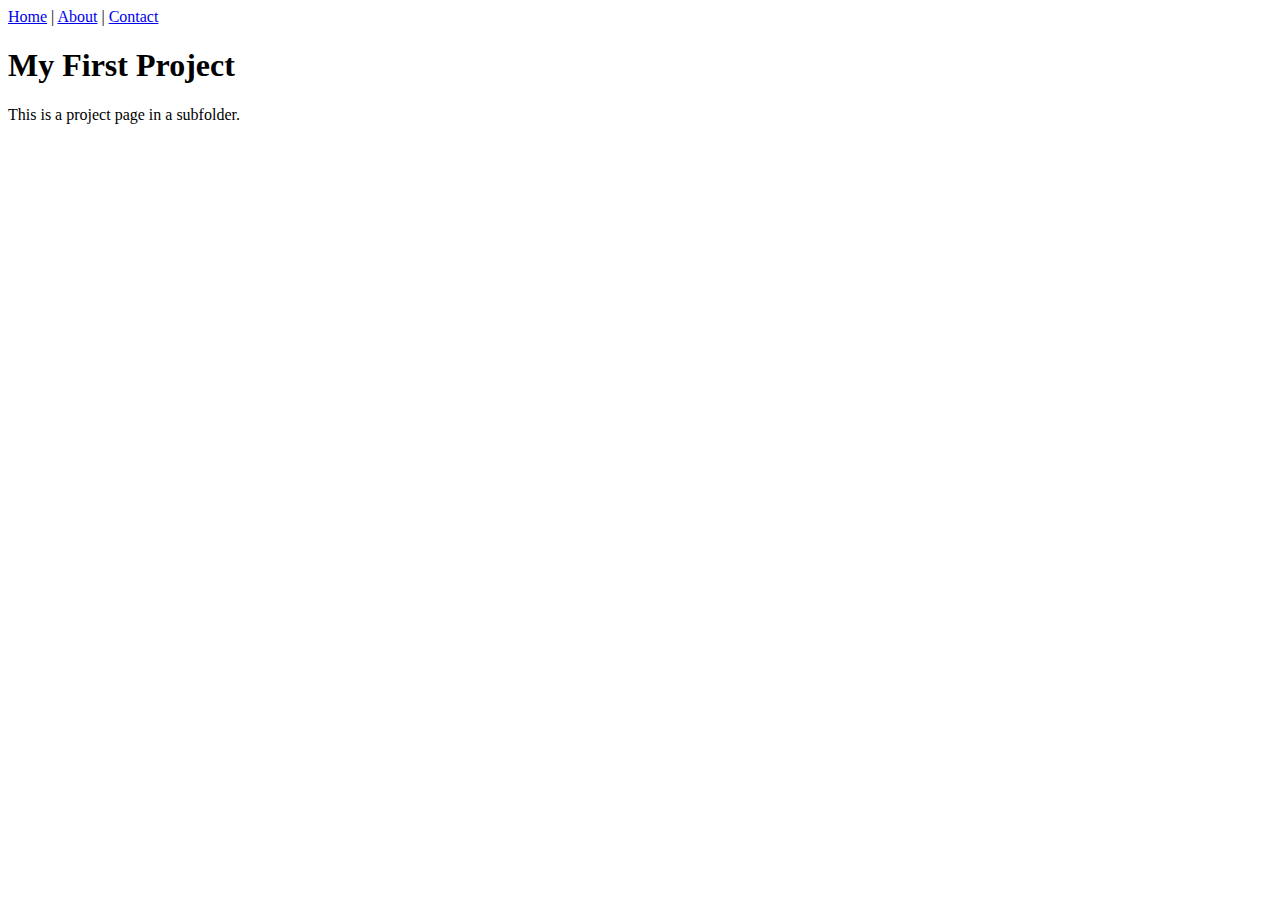
<file: projects/project1.html>
<!DOCTYPE html>
<html>
<head>
    <title>Project 1</title>
</head>
<body>
    <nav>
        <a href="../index.html">Home</a> | 
        <a href="../about.html">About</a> | 
        <a href="../contact.html">Contact</a>
    </nav>
    <h1>My First Project</h1>
    <p>This is a project page in a subfolder.</p>
</body>
</html>
</file>
<file: style.css>
/* Retro Gaming Portfolio Theme */
@import url('https://fonts.googleapis.com/css2?family=Press+Start+2P&family=VT323:wght@400&display=swap');

* {
    margin: 0;
    padding: 0;
    box-sizing: border-box;
}

:root {
    --neon-green: #00ff41;
    --neon-blue: #00ffff;
    --neon-pink: #ff00ff;
    --dark-bg: #0a0a0a;
    --darker-bg: #050505;
    --retro-yellow: #ffff00;
    --pixel-red: #ff0040;
    --matrix-green: #00ff00;
}

body {
    font-family: 'VT323', monospace;
    background: var(--dark-bg);
    color: var(--neon-green);
    line-height: 1.6;
    overflow-x: hidden;
    background-image: 
        radial-gradient(circle at 20% 80%, var(--neon-blue) 1px, transparent 1px),
        radial-gradient(circle at 80% 20%, var(--neon-pink) 1px, transparent 1px),
        radial-gradient(circle at 40% 40%, var(--neon-green) 1px, transparent 1px);
    background-size: 50px 50px, 60px 60px, 40px 40px;
    animation: starsMove 20s linear infinite;
}

@keyframes starsMove {
    0% { background-position: 0 0, 0 0, 0 0; }
    100% { background-position: 50px 50px, -60px 60px, 40px -40px; }
}

.container {
    max-width: 1200px;
    margin: 0 auto;
    padding: 0 20px;
}

/* Header */
.header {
    background: var(--darker-bg);
    border-bottom: 3px solid var(--neon-green);
    box-shadow: 0 0 20px var(--neon-green);
    position: fixed;
    width: 100%;
    top: 0;
    z-index: 1000;
}

.navbar {
    display: flex;
    justify-content: space-between;
    align-items: center;
    padding: 1rem 2rem;
}

.logo h1 {
    font-family: 'Press Start 2P', cursive;
    font-size: 1.5rem;
    color: var(--neon-green);
    text-shadow: 0 0 10px var(--neon-green);
    animation: glow 2s ease-in-out infinite alternate;
}

@keyframes glow {
    from { text-shadow: 0 0 10px var(--neon-green); }
    to { text-shadow: 0 0 20px var(--neon-green), 0 0 30px var(--neon-green); }
}

.nav-menu {
    display: flex;
    list-style: none;
    gap: 2rem;
}

.nav-link {
    font-family: 'Press Start 2P', cursive;
    font-size: 0.8rem;
    color: var(--neon-blue);
    text-decoration: none;
    padding: 0.5rem 1rem;
    border: 2px solid transparent;
    transition: all 0.3s ease;
    position: relative;
}

.nav-link:hover,
.nav-link.active {
    color: var(--retro-yellow);
    border: 2px solid var(--retro-yellow);
    box-shadow: 0 0 15px var(--retro-yellow);
    background: rgba(255, 255, 0, 0.1);
}

/* Main Content */
.main {
    margin-top: 100px;
    min-height: calc(100vh - 100px);
}

/* Hero Section */
.hero {
    padding: 4rem 0;
    text-align: center;
    background: linear-gradient(45deg, var(--darker-bg), var(--dark-bg));
    border-bottom: 3px solid var(--neon-pink);
}

.hero-title {
    font-family: 'Press Start 2P', cursive;
    font-size: 3rem;
    color: var(--neon-pink);
    margin-bottom: 1rem;
    text-shadow: 0 0 20px var(--neon-pink);
    animation: typewriter 3s ease-in-out;
}

@keyframes typewriter {
    0% { width: 0; }
    100% { width: 100%; }
}

.hero-subtitle {
    font-size: 1.5rem;
    color: var(--neon-blue);
    margin-bottom: 2rem;
    text-shadow: 0 0 10px var(--neon-blue);
}

.pixel-art {
    font-size: 4rem;
    margin: 2rem 0;
    animation: bounce 2s ease-in-out infinite;
}

@keyframes bounce {
    0%, 20%, 50%, 80%, 100% { transform: translateY(0); }
    40% { transform: translateY(-20px); }
    60% { transform: translateY(-10px); }
}

/* Buttons */
.btn {
    font-family: 'Press Start 2P', cursive;
    font-size: 0.8rem;
    padding: 1rem 2rem;
    text-decoration: none;
    border: 3px solid;
    background: transparent;
    cursor: pointer;
    transition: all 0.3s ease;
    margin: 0.5rem;
    display: inline-block;
    position: relative;
    overflow: hidden;
}

.btn-primary {
    color: var(--neon-green);
    border-color: var(--neon-green);
}

.btn-primary:hover {
    background: var(--neon-green);
    color: var(--dark-bg);
    box-shadow: 0 0 25px var(--neon-green);
    transform: scale(1.05);
}

.btn-secondary {
    color: var(--neon-pink);
    border-color: var(--neon-pink);
}

.btn-secondary:hover {
    background: var(--neon-pink);
    color: var(--dark-bg);
    box-shadow: 0 0 25px var(--neon-pink);
    transform: scale(1.05);
}

/* Sections */
.section {
    padding: 4rem 0;
    border-bottom: 2px solid var(--neon-blue);
}

.section-title {
    font-family: 'Press Start 2P', cursive;
    font-size: 2rem;
    text-align: center;
    margin-bottom: 3rem;
    color: var(--retro-yellow);
    text-shadow: 0 0 15px var(--retro-yellow);
}

/* Grid Layouts */
.grid {
    display: grid;
    grid-template-columns: repeat(auto-fit, minmax(300px, 1fr));
    gap: 2rem;
    margin-top: 2rem;
}

.card {
    background: var(--darker-bg);
    border: 3px solid var(--neon-blue);
    padding: 2rem;
    border-radius: 10px;
    transition: all 0.3s ease;
    position: relative;
    overflow: hidden;
}

.card:hover {
    border-color: var(--neon-pink);
    box-shadow: 0 0 30px var(--neon-pink);
    transform: translateY(-10px);
}

.card::before {
    content: '';
    position: absolute;
    top: 0;
    left: -100%;
    width: 100%;
    height: 100%;
    background: linear-gradient(90deg, transparent, rgba(255, 255, 255, 0.1), transparent);
    transition: left 0.5s;
}

.card:hover::before {
    left: 100%;
}

.card h3 {
    font-family: 'Press Start 2P', cursive;
    color: var(--neon-green);
    margin-bottom: 1rem;
    font-size: 1.2rem;
}

.card p {
    font-size: 1.1rem;
    color: var(--neon-blue);
    line-height: 1.6;
}

/* Skills Section */
.skill-item {
    background: var(--darker-bg);
    border: 2px solid var(--neon-green);
    padding: 1rem;
    margin: 0.5rem 0;
    border-radius: 5px;
    position: relative;
}

.skill-name {
    font-family: 'Press Start 2P', cursive;
    color: var(--retro-yellow);
    font-size: 0.9rem;
}

.skill-bar {
    width: 100%;
    height: 20px;
    background: var(--dark-bg);
    border: 2px solid var(--neon-blue);
    margin-top: 0.5rem;
    overflow: hidden;
    position: relative;
}

.skill-progress {
    height: 100%;
    background: linear-gradient(90deg, var(--neon-green), var(--neon-blue));
    transition: width 2s ease-in-out;
    position: relative;
}

.skill-progress::after {
    content: '';
    position: absolute;
    top: 0;
    left: 0;
    right: 0;
    bottom: 0;
    background: linear-gradient(90deg, transparent, rgba(255, 255, 255, 0.3), transparent);
    animation: shimmer 2s infinite;
}

@keyframes shimmer {
    0% { transform: translateX(-100%); }
    100% { transform: translateX(100%); }
}

/* Contact Form */
.form-group {
    margin-bottom: 1.5rem;
}

.form-group label {
    font-family: 'Press Start 2P', cursive;
    color: var(--neon-green);
    display: block;
    margin-bottom: 0.5rem;
    font-size: 0.8rem;
}

.form-group input,
.form-group textarea {
    width: 100%;
    padding: 1rem;
    background: var(--darker-bg);
    border: 2px solid var(--neon-blue);
    color: var(--neon-green);
    font-family: 'VT323', monospace;
    font-size: 1.1rem;
    border-radius: 5px;
    transition: border-color 0.3s ease;
}

.form-group input:focus,
.form-group textarea:focus {
    outline: none;
    border-color: var(--neon-pink);
    box-shadow: 0 0 15px var(--neon-pink);
}

/* Footer */
.footer {
    background: var(--darker-bg);
    border-top: 3px solid var(--neon-green);
    text-align: center;
    padding: 2rem 0;
    margin-top: 4rem;
}

.footer p {
    font-family: 'Press Start 2P', cursive;
    color: var(--neon-blue);
    font-size: 0.8rem;
}

/* Mobile Responsiveness */
@media (max-width: 768px) {
    .nav-menu {
        flex-direction: column;
        gap: 1rem;
    }
    
    .hero-title {
        font-size: 2rem;
    }
    
    .hero-subtitle {
        font-size: 1.2rem;
    }
    
    .grid {
        grid-template-columns: 1fr;
    }
    
    .navbar {
        flex-direction: column;
        gap: 1rem;
    }
}

/* Loading Animation */
.loading {
    position: fixed;
    top: 0;
    left: 0;
    width: 100%;
    height: 100%;
    background: var(--dark-bg);
    display: flex;
    justify-content: center;
    align-items: center;
    z-index: 9999;
}

.loading-text {
    font-family: 'Press Start 2P', cursive;
    font-size: 2rem;
    color: var(--neon-green);
    animation: blink 1s infinite;
}

@keyframes blink {
    0%, 50% { opacity: 1; }
    51%, 100% { opacity: 0; }
}

@keyframes slideIn {
    from {
        opacity: 0;
        transform: translateX(100%);
    }
    to {
        opacity: 1;
        transform: translateX(0);
    }
}
</file>
